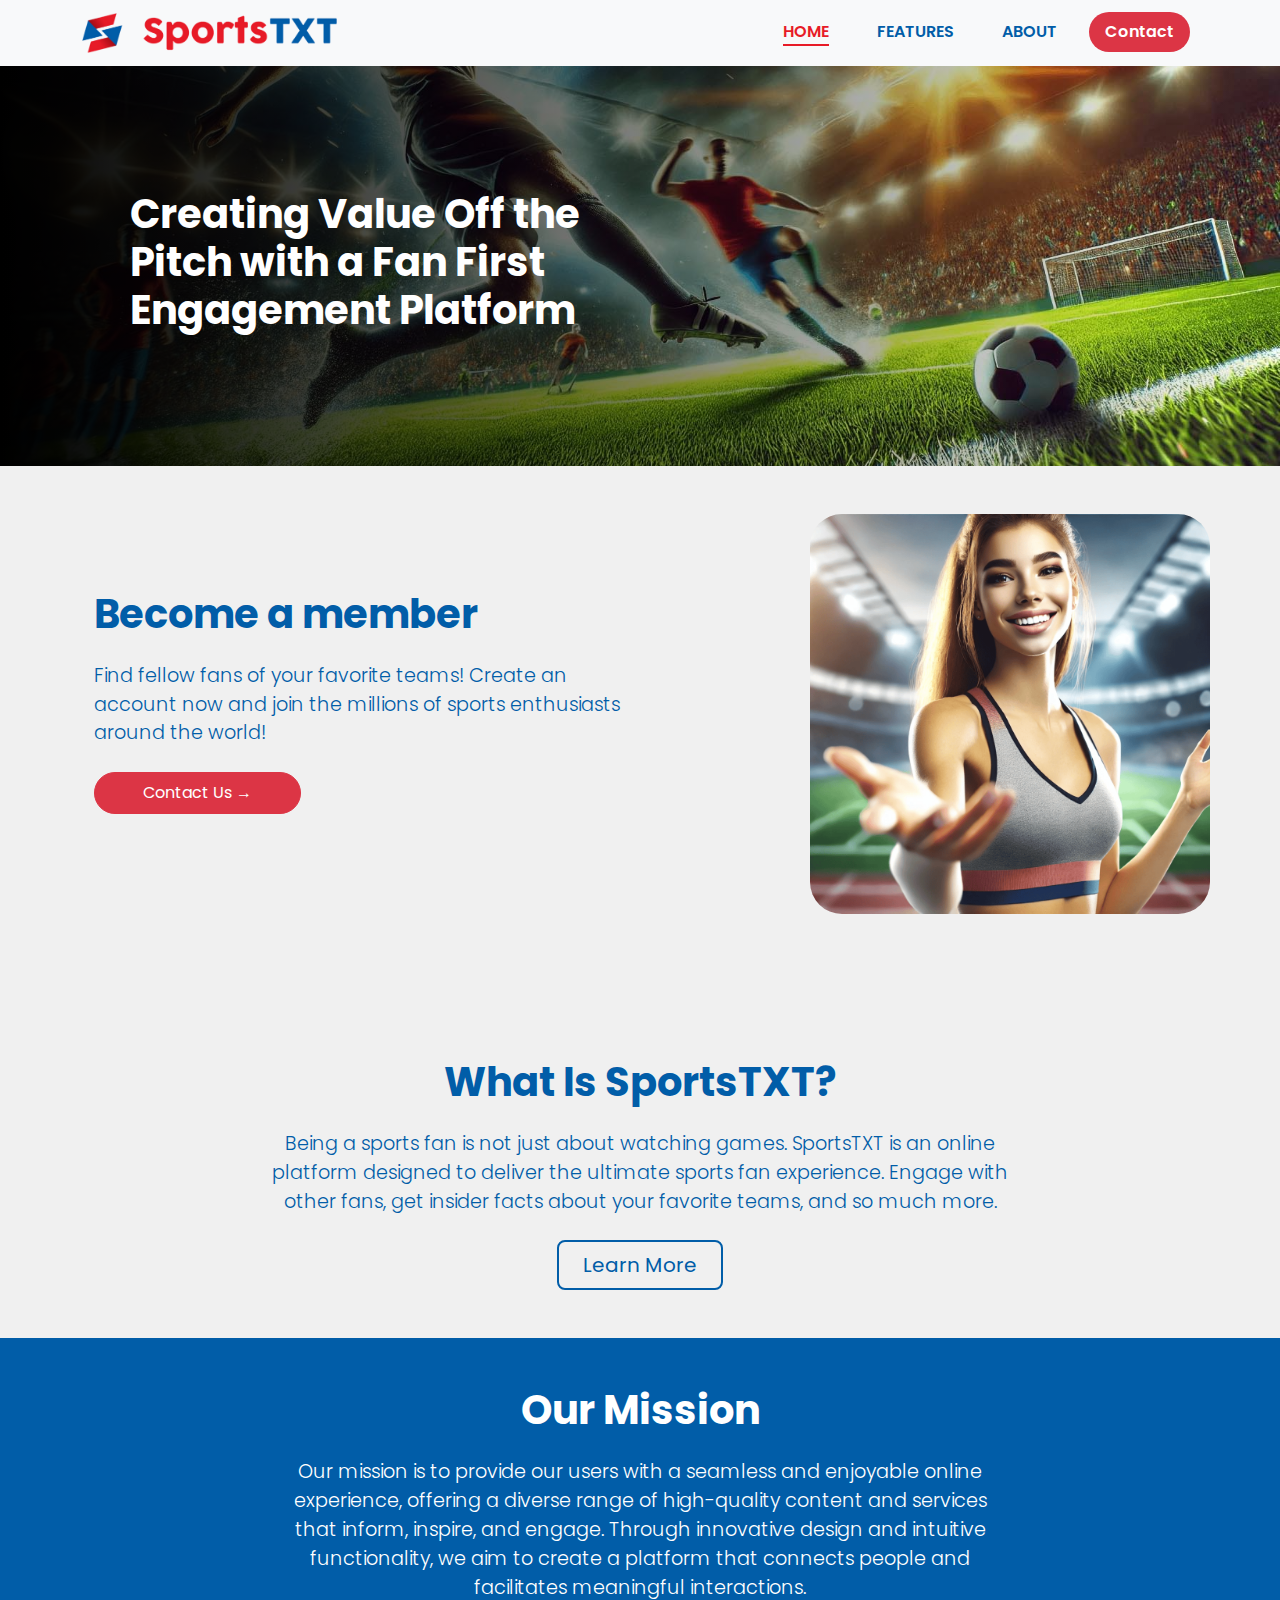
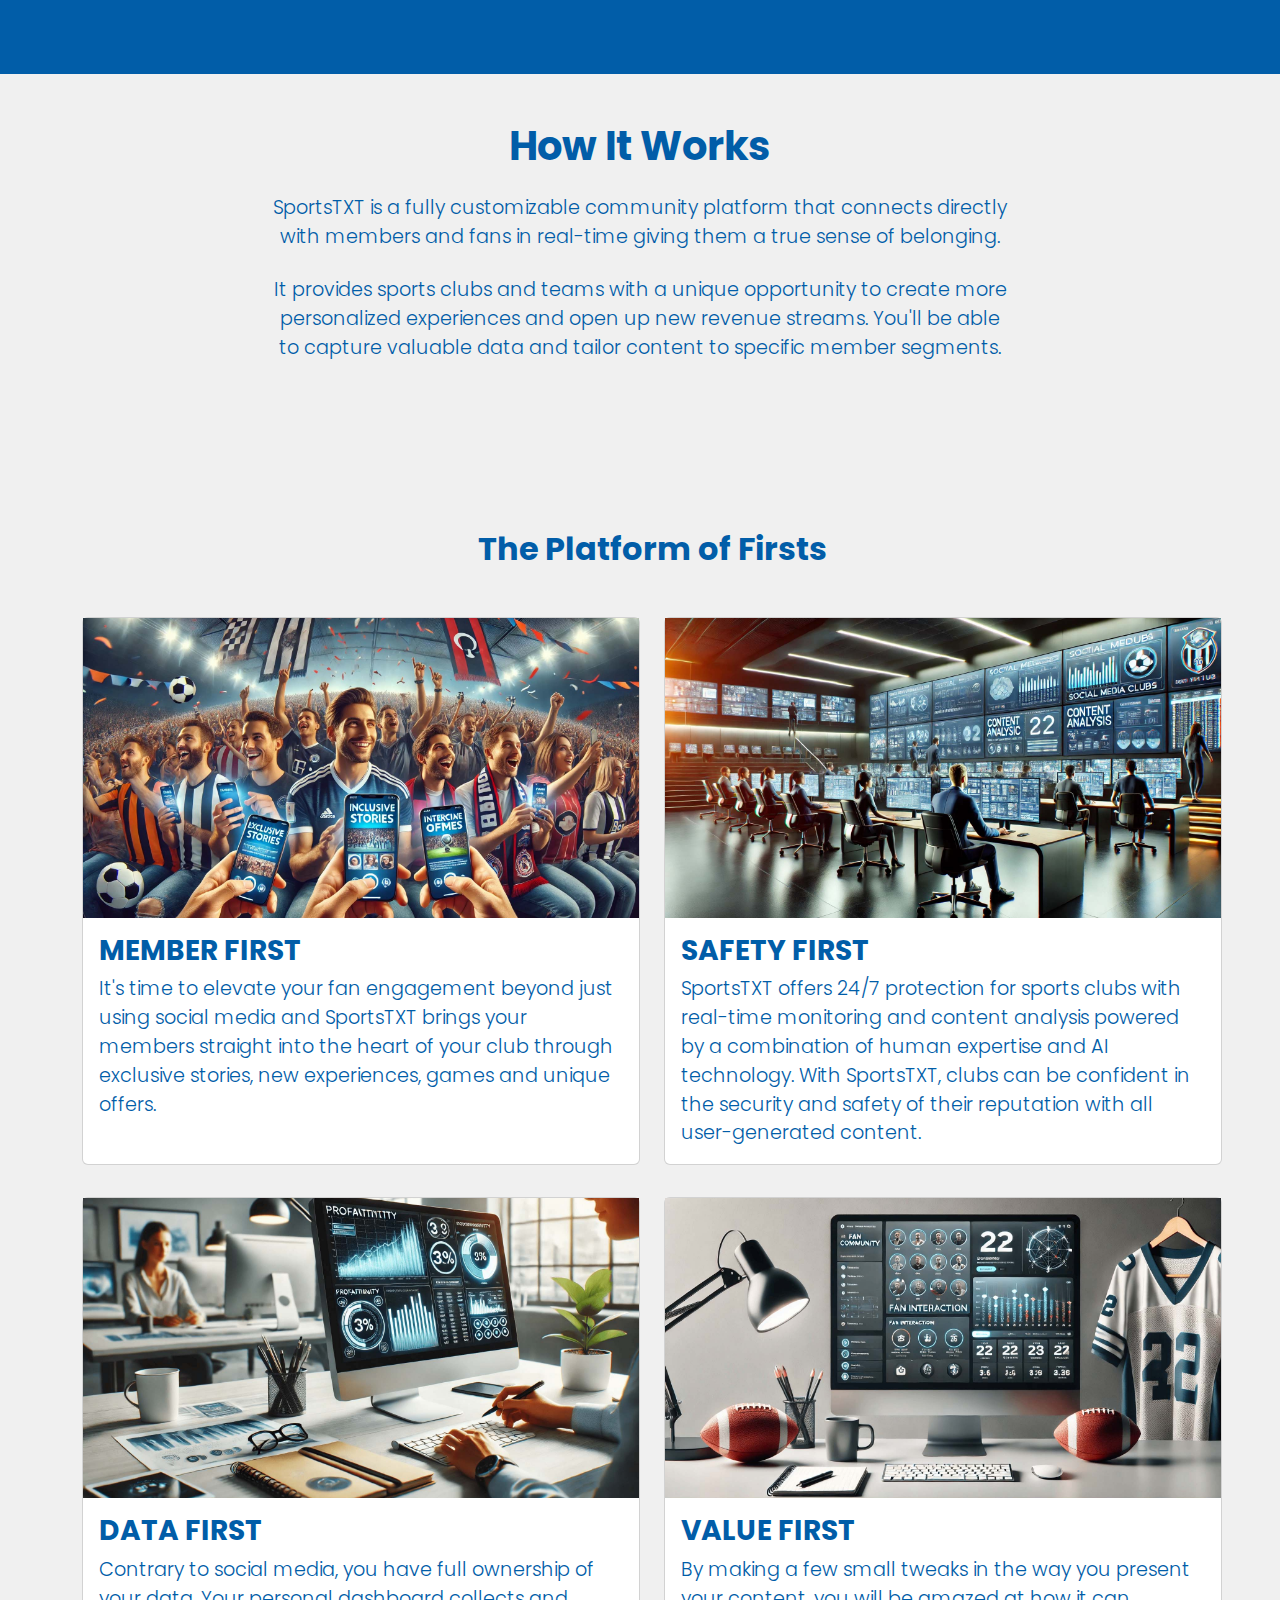
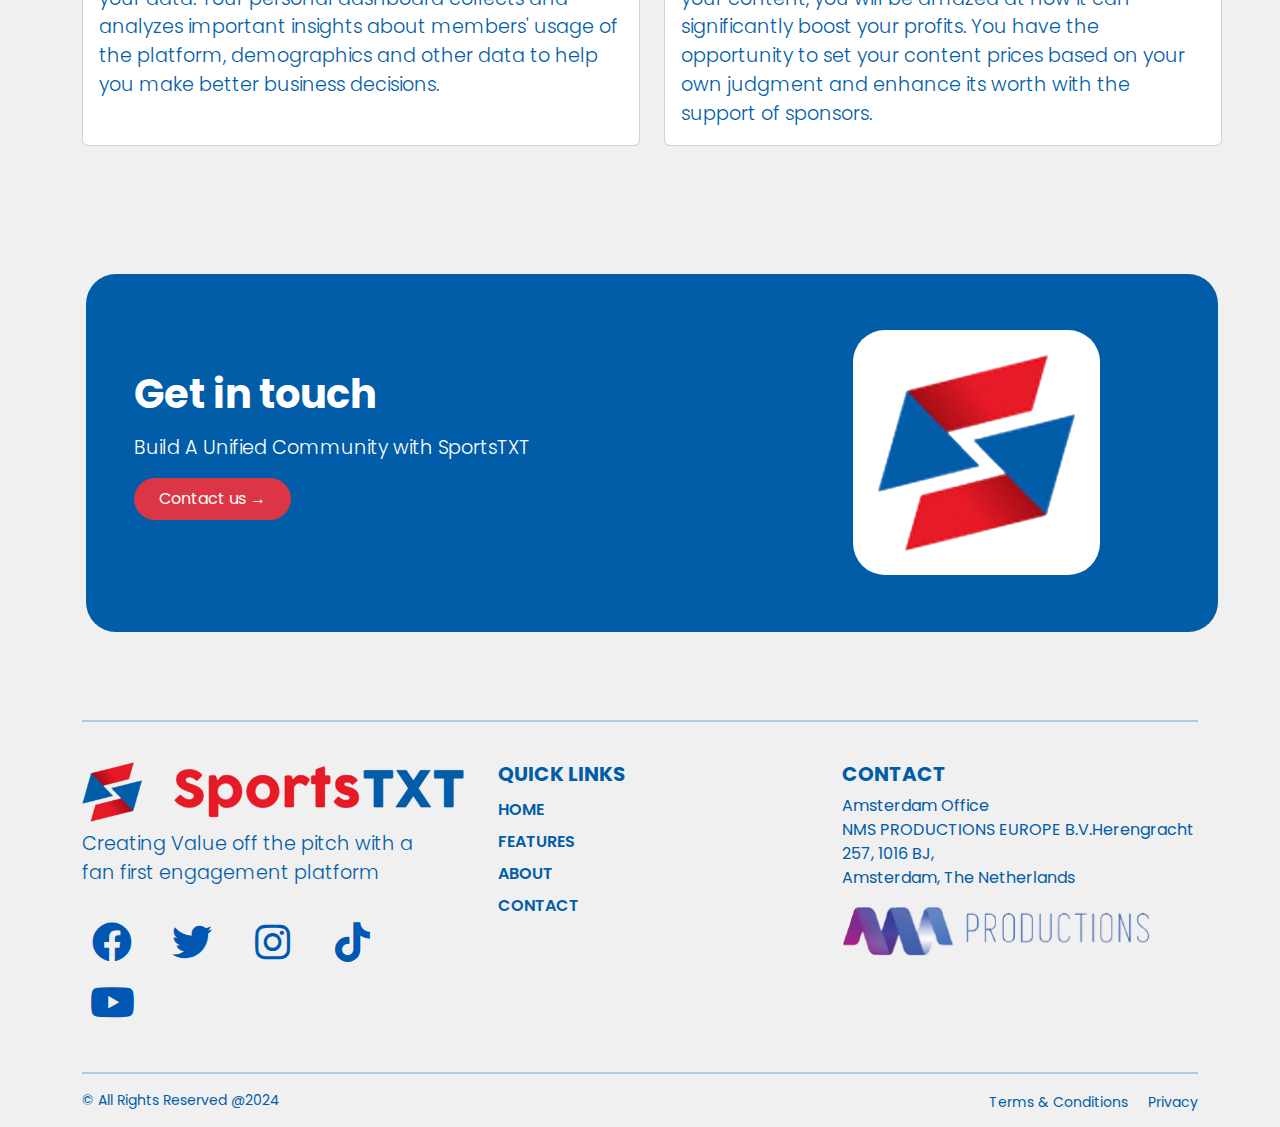
<file: index.html>
<!DOCTYPE html>
<html lang="en">
  <head>
    <meta charset="UTF-8" />
    <meta name="viewport" content="width=device-width, initial-scale=1.0" />
    <title>SportsTXT</title>
    <link
      href="https://cdn.jsdelivr.net/npm/bootstrap@5.3.3/dist/css/bootstrap.min.css"
      rel="stylesheet"
      integrity="sha384-QWTKZyjpPEjISv5WaRU9OFeRpok6YctnYmDr5pNlyT2bRjXh0JMhjY6hW+ALEwIH"
      crossorigin="anonymous"
    />
    <link
      href="https://cdnjs.cloudflare.com/ajax/libs/font-awesome/5.15.3/css/all.min.css"
      rel="stylesheet"
    />
    <link
      rel="icon"
      type="image/svg+xml"
      href="assets/logos/sportstxt-logo.png"
    />
    <link rel="stylesheet" href="style.css" />
    <link rel="stylesheet" href="fontstyle.css" />
    <link rel="preconnect" href="https://fonts.googleapis.com" />
    <link rel="preconnect" href="https://fonts.gstatic.com" crossorigin />
    <link
      href="https://fonts.googleapis.com/css2?family=Poppins:ital,wght@0,100;0,200;0,300;0,400;0,500;0,600;0,700;0,800;0,900;1,100;1,200;1,300;1,400;1,500;1,600;1,700;1,800;1,900&display=swap"
      rel="stylesheet"
    />
  </head>
  <body>
    <!-- Navigation -->
    <nav class="navbar navbar-expand-lg navbar-light bg-light poppins-semibold">
      <div class="container">
        <a class="navbar-brand" href="index.html">
          <img
            src="assets/logos/sportstxt-logo-complete.png"
            alt="SportsTXT Logo"
            height="40"
          />
        </a>
        <button
          class="navbar-toggler"
          type="button"
          data-bs-toggle="collapse"
          data-bs-target="#navbarNav"
        >
          <span class="navbar-toggler-icon"></span>
        </button>
        <div class="collapse navbar-collapse" id="navbarNav">
          <ul class="navbar-nav ms-auto">
            <li class="nav-item">
              <a class="nav-link selected" href="index.html">HOME</a>
            </li>
            <li class="nav-item">
              <a class="nav-link" href="features.html">FEATURES</a>
            </li>
            <li class="nav-item">
              <a class="nav-link" href="about.html">ABOUT</a>
            </li>
            <li class="nav-item">
              <a
                class="nav-link btn text-white px-3 bg-danger rounded-pill"
                href="contact.html"
                >Contact</a
              >
            </li>
          </ul>
        </div>
      </div>
    </nav>

    <!-- Hero Section -->
    <section class="hero">
      <div class="container">
        <div class="row px-md-5 px-lg-6">
          <div class="col-12 col-xl-6">
            <h1 class="display-4 poppins-bold text-white fs-1 text-wrap">
              Creating Value Off the Pitch with a Fan First Engagement Platform
            </h1>
          </div>
        </div>
      </div>
    </section>

    <!-- CTA Block Section -->
    <section class="py-5">
      <div class="container">
        <div class="row align-items-center w-section">
          <!-- Text on the left -->
          <div class="col-lg-6">
            <h1 class="poppins-bold mb-4">Become a member</h1>
            <p class="lead mb-4">
              Find fellow fans of your favorite teams! Create an account now and
              join the millions of sports enthusiasts around the world!
            </p>
            <button class="btn btn-danger rounded-pill px-5 py-2 mb-4">
              Contact Us →
            </button>
          </div>
          <div class="col-lg-6 text-end">
            <img
              src="assets/images/image9.png"
              alt="Sports Fan"
              class="img-fluid rounded-5"
              width="400"
            />
          </div>
        </div>
      </div>
    </section>

    <div class="mb-5"></div>
    <!-- What is Sportstxt Section -->
    <section class="whatisstxt py-5 text-white">
      <div class="container">
        <div class="row justify-content-center">
          <div class="col-lg-8 col-md-10">
            <h1 class="text-center mb-4 poppins-bold">What Is SportsTXT?</h1>
            <p class="lead text-center mb-4">
              Being a sports fan is not just about watching games. SportsTXT is
              an online platform designed to deliver the ultimate sports fan
              experience. Engage with other fans, get insider facts about your
              favorite teams, and so much more.
            </p>
            <div class="text-center">
              <a
                href="about.html"
                class="btn btn-lg px-4 py-2"
                style="
                  border: 2px solid #015da8;
                  color: #015da8;
                  transition: background-color 0.3s ease, color 0.3s ease;
                "
                onmouseover="this.style.backgroundColor='#015DA8'; this.style.color='white';"
                onmouseout="this.style.backgroundColor=''; this.style.color='#015DA8';"
              >
                Learn More
              </a>
            </div>
          </div>
        </div>
      </div>
    </section>

    <!-- Mission Section -->
    <section class="mission py-5 text-white">
      <div class="container">
        <div class="row justify-content-center">
          <div class="col-lg-8 col-md-10">
            <h1 class="text-center mb-4 poppins-bold text-white">
              Our Mission
            </h1>
            <p class="lead text-center mb-4 text-white">
              Our mission is to provide our users with a seamless and enjoyable
              online experience, offering a diverse range of high-quality
              content and services that inform, inspire, and engage. Through
              innovative design and intuitive functionality, we aim to create a
              platform that connects people and facilitates meaningful
              interactions.
            </p>
          </div>
        </div>
      </div>
    </section>

    <!-- How It Works Section -->
    <section class="howitworks py-5 text-white">
      <div class="container">
        <div class="row justify-content-center">
          <div class="col-lg-8 col-md-10">
            <h1 class="text-center mb-4 poppins-bold">How It Works</h1>
            <p class="lead text-center mb-4">
              SportsTXT is a fully customizable community platform that connects
              directly with members and fans in real-time giving them a true
              sense of belonging.
            </p>
            <p class="lead text-center mb-4">
              It provides sports clubs and teams with a unique opportunity to
              create more personalized experiences and open up new revenue
              streams. You'll be able to capture valuable data and tailor
              content to specific member segments.
            </p>
          </div>
        </div>
      </div>
    </section>
    <div class="mb-5"></div>

    <!-- Features Section -->
    <section class="py-5">
      <div class="container">
        <div class="w-section">
          <h2 class="text-center mb-5 poppins-bold">The Platform of Firsts</h2>

          <div class="row">
            <div class="col-lg-6 feature-card">
              <div class="card h-100">
                <img
                  src="assets/images/image1.jpg"
                  class="img-fluid"
                  alt="Member First"
                />

                <div class="card-body">
                  <h3 class="card-title poppins-bold">MEMBER FIRST</h3>
                  <p class="card-text lead">
                    It's time to elevate your fan engagement beyond just using
                    social media and SportsTXT brings your members straight into
                    the heart of your club through exclusive stories, new
                    experiences, games and unique offers.
                  </p>
                </div>
              </div>
            </div>

            <div class="col-lg-6 feature-card">
              <div class="card h-100">
                <img
                  src="assets/images/image4.jpg"
                  class="img-fluid"
                  alt="Safety First"
                />
                <div class="card-body">
                  <h3 class="card-title poppins-bold">SAFETY FIRST</h3>
                  <p class="card-text lead">
                    SportsTXT offers 24/7 protection for sports clubs with
                    real-time monitoring and content analysis powered by a
                    combination of human expertise and AI technology. With
                    SportsTXT, clubs can be confident in the security and safety
                    of their reputation with all user-generated content.
                  </p>
                </div>
              </div>
            </div>

            <div class="col-lg-6 feature-card">
              <div class="card h-100">
                <img
                  src="assets/images/image2.jpg"
                  class="img-fluid"
                  alt="Data First"
                />
                <div class="card-body">
                  <h3 class="card-title poppins-bold">DATA FIRST</h3>
                  <p class="card-text lead">
                    Contrary to social media, you have full ownership of your
                    data. Your personal dashboard collects and analyzes
                    important insights about members' usage of the platform,
                    demographics and other data to help you make better business
                    decisions.
                  </p>
                </div>
              </div>
            </div>

            <div class="col-lg-6 feature-card">
              <div class="card h-100">
                <img
                  src="assets/images/image8.jpg"
                  class="img-fluid"
                  alt="Value First"
                />
                <div class="card-body">
                  <h3 class="card-title poppins-bold">VALUE FIRST</h3>
                  <p class="card-text lead">
                    By making a few small tweaks in the way you present your
                    content, you will be amazed at how it can significantly
                    boost your profits. You have the opportunity to set your
                    content prices based on your own judgment and enhance its
                    worth with the support of sponsors.
                  </p>
                </div>
              </div>
            </div>
          </div>
        </div>
      </div>
    </section>

    <!-- Get in Touch Section -->
    <section class="px-3 mb-5">
      <div class="container">
        <div class="w-section px-lg-3">
          <div class="row align-items-center get-in-touch px-3 px-lg-0">
            <div class="col-lg-8 p-3 p-lg-5">
              <h1
                class="poppins-bold text-white mb-3 text-center text-lg-start"
              >
                Get in touch
              </h1>
              <p class="lead mb-3 text-white text-center text-lg-start">
                Build A Unified Community with SportsTXT
              </p>
              <div class="text-center text-lg-start">
                <button class="btn btn-danger rounded-pill px-4 py-2 mb-3">
                  Contact us →
                </button>
              </div>
            </div>
            <div class="col-lg-4 d-none d-lg-block">
              <img
                src="assets/logos/sportstxt-logo.png"
                alt="SportsTXT Logo"
                class="img-fluid bg-white p-4 rounded-5"
              />
            </div>
          </div>
        </div>
      </div>
    </section>

    <!-- Footer -->
    <footer class="footer pt-4">
      <div class="container">
        <hr class="border-2" style="border-color: #015da8" />
        <div class="row pt-4">
          <div class="col-lg-4 mb-4 d-none d-lg-block">
            <img
              src="assets/logos/sportstxt-logo-complete.png"
              alt="SportsTXT Logo"
              height="60"
            />
            <p class="py-2 lead">
              Creating Value off the pitch with a fan first engagement platform
            </p>
            <div class="social-icons">
              <a href="#"><i class="fab fa-facebook fs-1"></i></a>
              <a href="#"><i class="fab fa-twitter fs-1"></i></a>
              <a href="#"><i class="fab fa-instagram fs-1"></i></a>
              <a href="#"><i class="fab fa-tiktok fs-1"></i></a>
              <a href="#"><i class="fab fa-youtube fs-1"></i></a>
            </div>
          </div>
          <div class="col-lg-4 mb-5 d-none d-lg-block ps-5">
            <h5 class="poppins-bold">QUICK LINKS</h5>
            <ul class="list-unstyled">
              <li class="py-1 poppins-semibold">
                <a href="home.html" class="text-decoration-none">HOME</a>
              </li>
              <li class="py-1 poppins-semibold">
                <a href="features.html" class="text-decoration-none"
                  >FEATURES</a
                >
              </li>
              <li class="py-1 poppins-semibold">
                <a href="about.html" class="text-decoration-none">ABOUT</a>
              </li>
              <li class="py-1 poppins-semibold">
                <a href="contact.html" class="text-decoration-none">CONTACT</a>
              </li>
            </ul>
          </div>
          <div class="col-lg-4">
            <h5 class="poppins-bold">CONTACT</h5>
            <p>
              Amsterdam Office
              <br />
              NMS PRODUCTIONS EUROPE B.V.Herengracht 257, 1016 BJ,<br />
              Amsterdam, The Netherlands
            </p>
            <img
              src="assets/logos/nms-productions.png"
              alt="SportsTXT Logo"
              height="50"
              class="mb-3"
            />
          </div>
        </div>
        <hr class="border-2" style="border-color: #015da8" />
        <div class="row text-center text-md-start">
          <div class="col-md-6 mb-2 mb-md-0">
            <p class="small">© All Rights Reserved @2024</p>
          </div>
          <div class="col-md-6 text-center text-md-end">
            <a href="404.html" class="text-decoration-none small"
              >Terms & Conditions</a
            >
            <span class="mx-2"></span>
            <a href="404.html" class="text-decoration-none small">Privacy</a>
          </div>
        </div>
      </div>
    </footer>

    <script
      src="https://cdn.jsdelivr.net/npm/bootstrap@5.3.3/dist/js/bootstrap.bundle.min.js"
      integrity="sha384-YvpcrYf0tY3lHB60NNkmXc5s9fDVZLESaAA55NDzOxhy9GkcIdslK1eN7N6jIeHz"
      crossorigin="anonymous"
    ></script>
  </body>
</html>
</file>
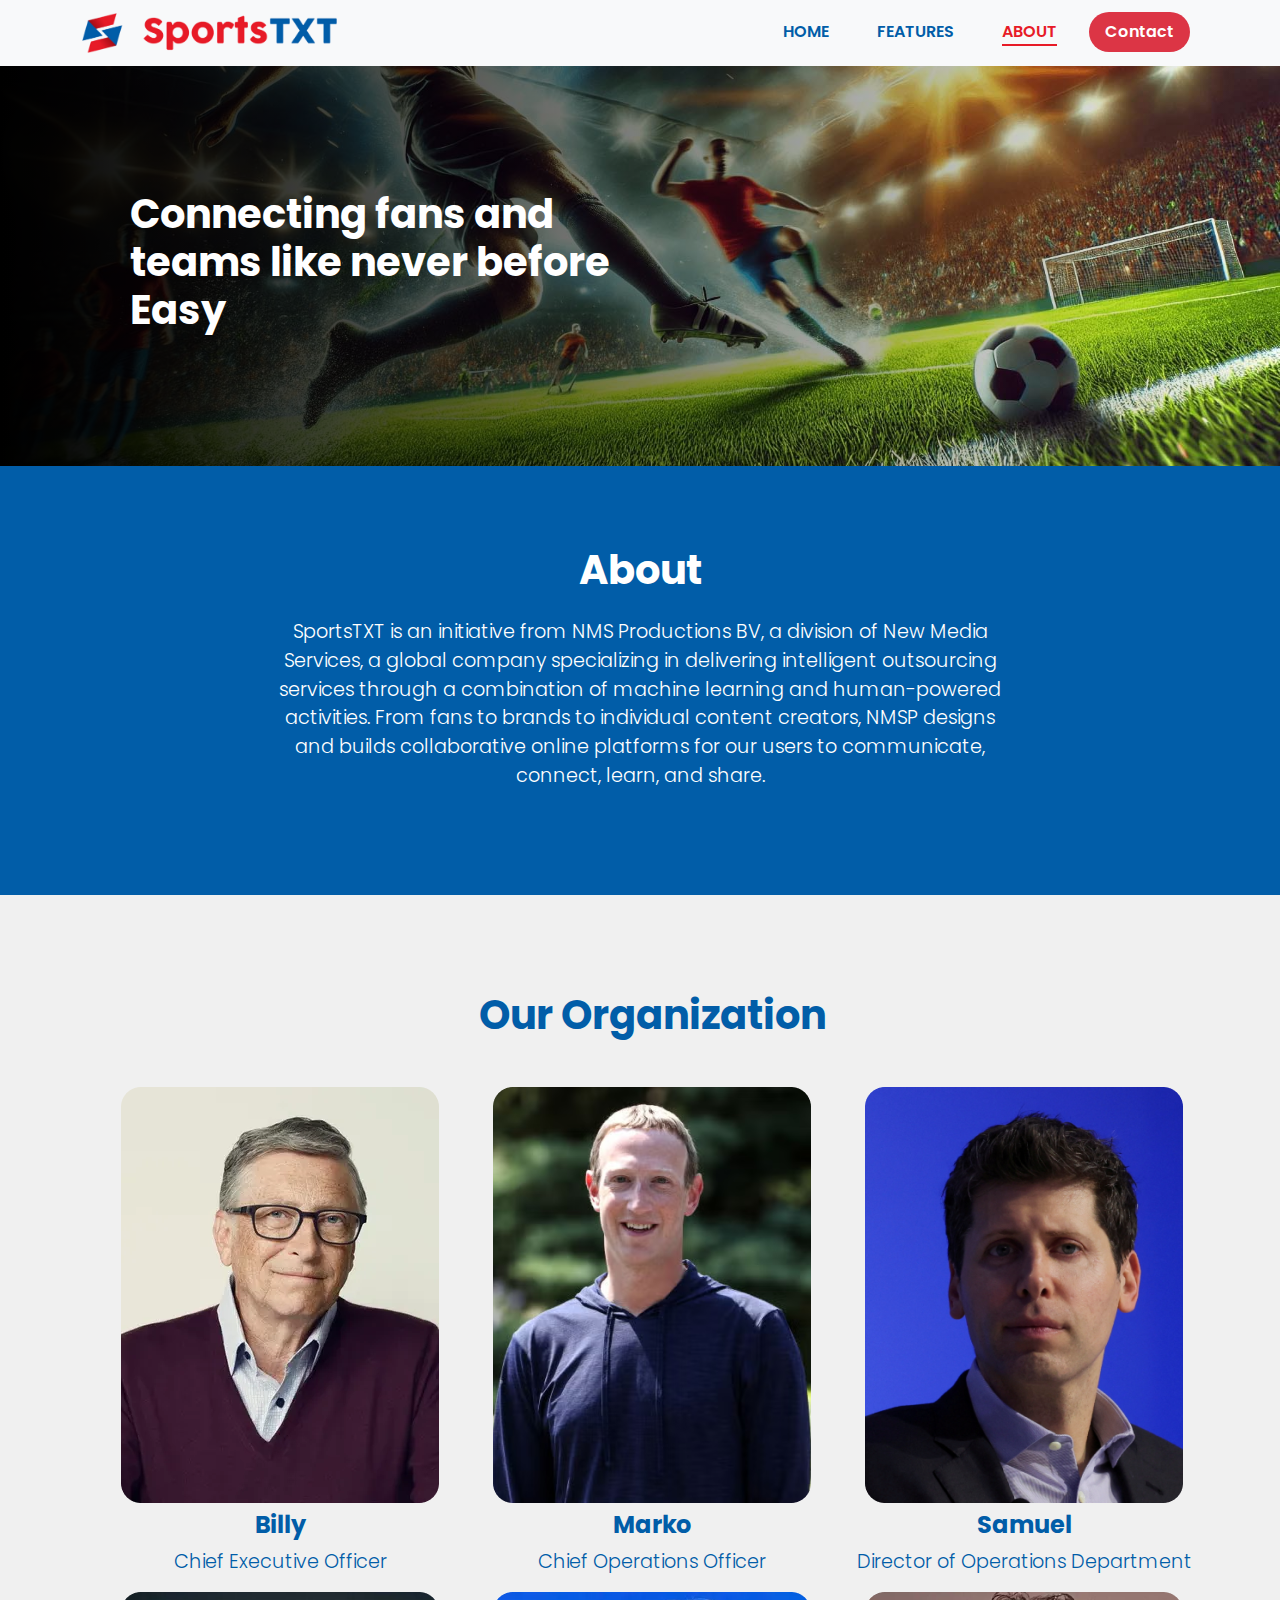
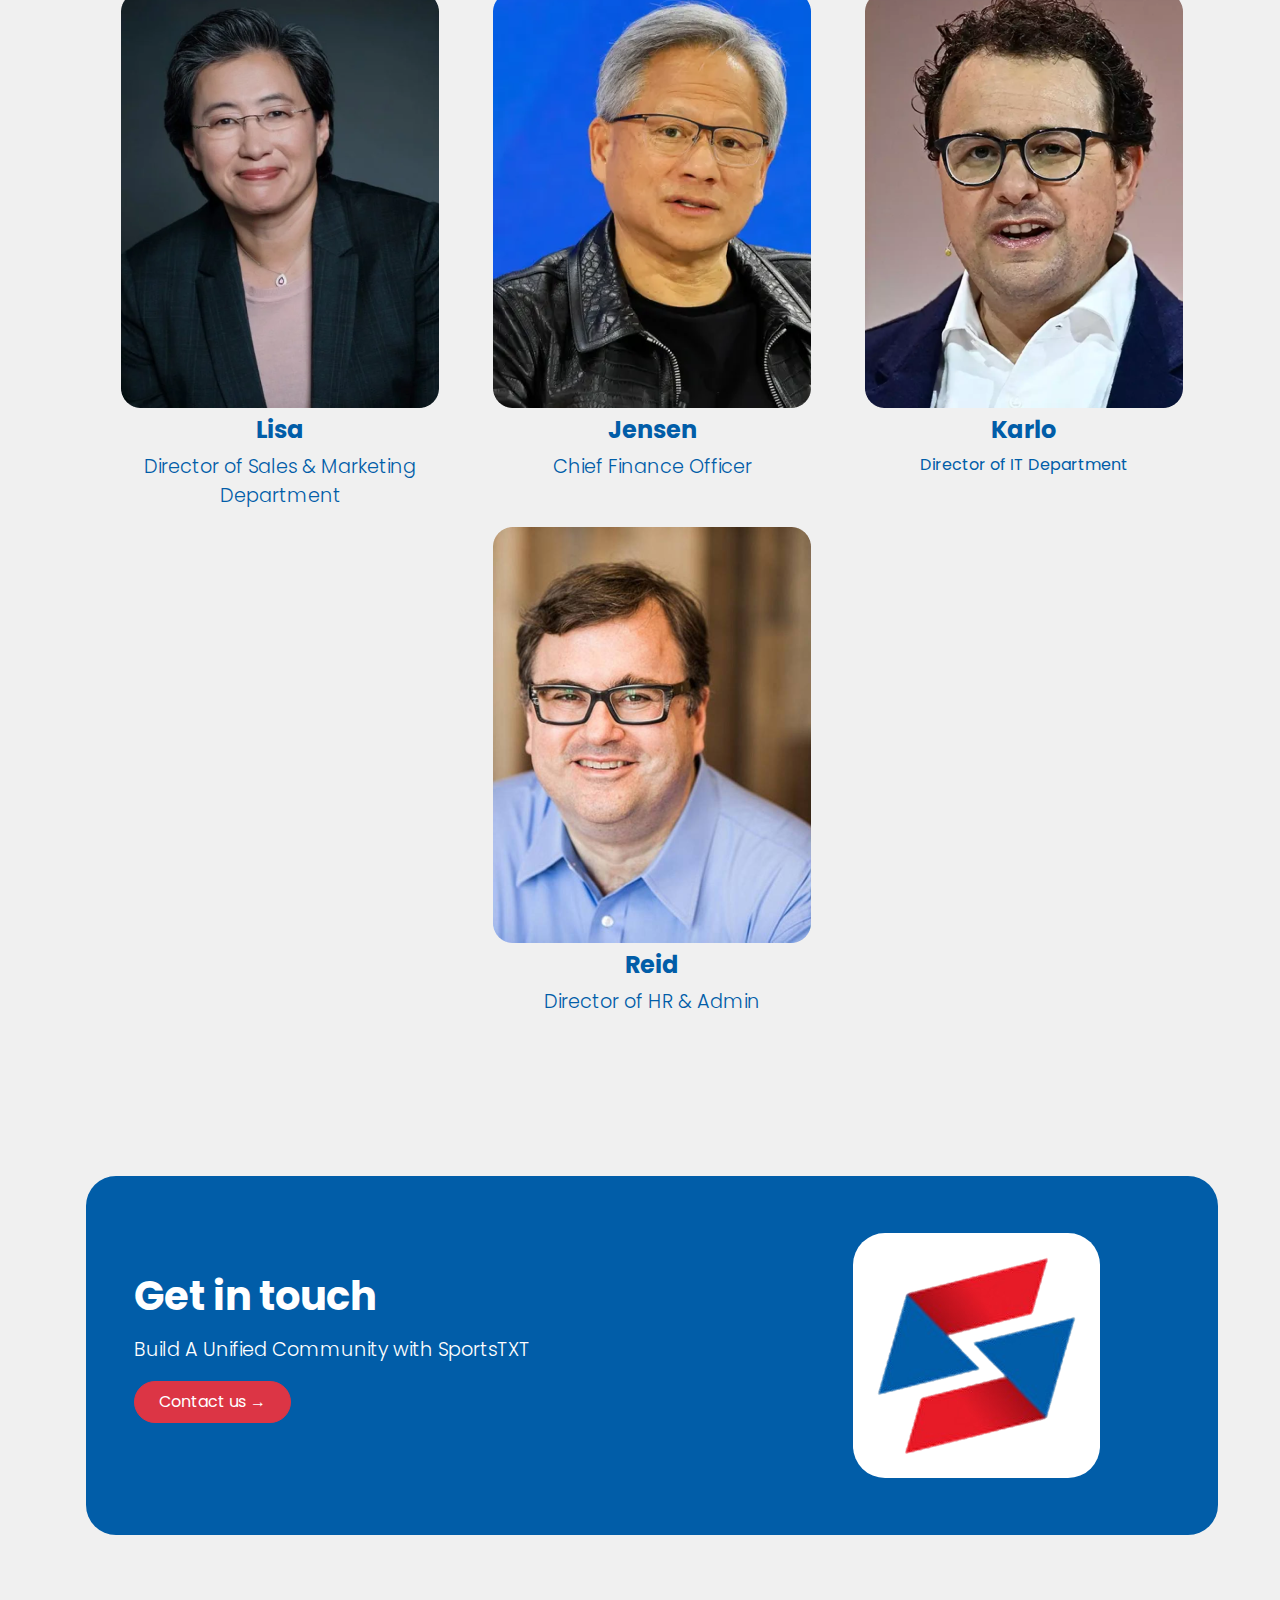
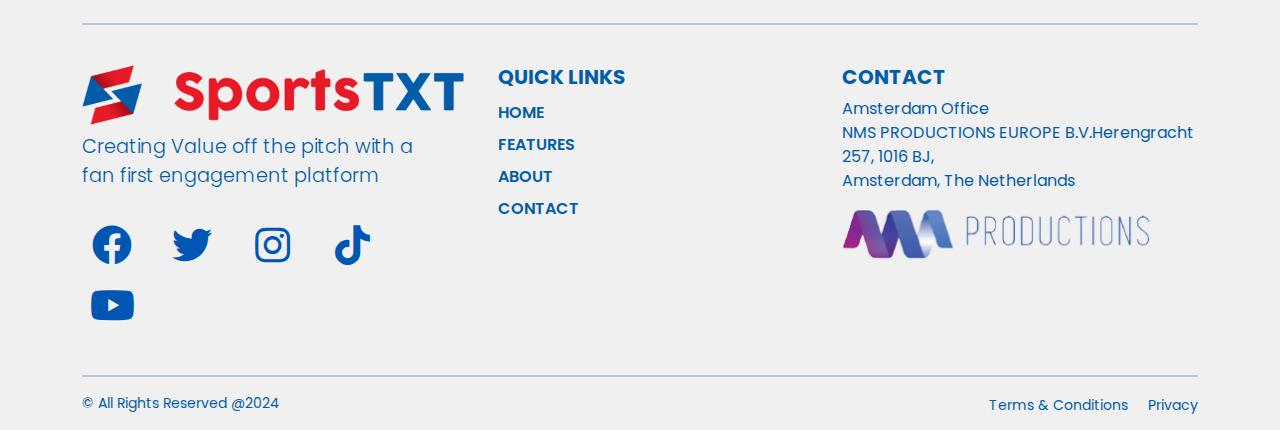
<file: about.html>
<!DOCTYPE html>
<html lang="en">
  <head>
    <meta charset="UTF-8" />
    <meta name="viewport" content="width=device-width, initial-scale=1.0" />
    <title>SportsTXT</title>
    <link
      href="https://cdn.jsdelivr.net/npm/bootstrap@5.3.3/dist/css/bootstrap.min.css"
      rel="stylesheet"
      integrity="sha384-QWTKZyjpPEjISv5WaRU9OFeRpok6YctnYmDr5pNlyT2bRjXh0JMhjY6hW+ALEwIH"
      crossorigin="anonymous"
    />
    <link
      href="https://cdnjs.cloudflare.com/ajax/libs/font-awesome/5.15.3/css/all.min.css"
      rel="stylesheet"
    />
    <link
      rel="icon"
      type="image/svg+xml"
      href="assets/logos/sportstxt-logo.png"
    />
    <link rel="stylesheet" href="style.css" />
    <link rel="stylesheet" href="fontstyle.css" />
    <link rel="preconnect" href="https://fonts.googleapis.com" />
    <link rel="preconnect" href="https://fonts.gstatic.com" crossorigin />
    <link
      href="https://fonts.googleapis.com/css2?family=Poppins:ital,wght@0,100;0,200;0,300;0,400;0,500;0,600;0,700;0,800;0,900;1,100;1,200;1,300;1,400;1,500;1,600;1,700;1,800;1,900&display=swap"
      rel="stylesheet"
    />
  </head>
  <body>
    <!-- Navigation -->
    <nav class="navbar navbar-expand-lg navbar-light bg-light poppins-semibold">
      <div class="container">
        <a class="navbar-brand" href="index.html">
          <img
            src="assets/logos/sportstxt-logo-complete.png"
            alt="SportsTXT Logo"
            height="40"
          />
        </a>
        <button
          class="navbar-toggler"
          type="button"
          data-bs-toggle="collapse"
          data-bs-target="#navbarNav"
        >
          <span class="navbar-toggler-icon"></span>
        </button>
        <div class="collapse navbar-collapse" id="navbarNav">
          <ul class="navbar-nav ms-auto">
            <li class="nav-item">
              <a class="nav-link" href="index.html">HOME</a>
            </li>
            <li class="nav-item">
              <a class="nav-link" href="features.html">FEATURES</a>
            </li>
            <li class="nav-item">
              <a class="nav-link selected" href="about.html">ABOUT</a>
            </li>
            <li class="nav-item">
              <a
                class="nav-link btn text-white px-3 bg-danger rounded-pill"
                href="contact.html"
                >Contact</a
              >
            </li>
          </ul>
        </div>
      </div>
    </nav>

    <!-- Hero Section -->
    <section class="hero">
      <div class="container">
        <div class="row px-md-5 px-lg-6">
          <div class="col-12 col-xl-6">
            <h1 class="display-4 poppins-bold text-white fs-1 text-wrap">
              Connecting fans and teams like never before Easy
            </h1>
          </div>
        </div>
      </div>
    </section>
    <!-- Features Section -->
    <section class="section text-white">
      <div class="container">
        <div class="row justify-content-center">
          <div class="col-lg-8 col-md-10 text-center">
            <h1 class="mb-4 poppins-bold text-white">About</h1>
            <p class="lead mb-4 text-white responsive-text">
              SportsTXT is an initiative from NMS Productions BV, a division of
              New Media Services, a global company specializing in delivering
              intelligent outsourcing services through a combination of machine
              learning and human-powered activities. From fans to brands to
              individual content creators, NMSP designs and builds collaborative
              online platforms for our users to communicate, connect, learn, and
              share.
            </p>
          </div>
        </div>
      </div>
    </section>

    <!-- Key people Section -->
    <section class="py-5">
      <div class="container">
        <div class="w-section">
          <div class="container py-5">
            <div class="container team-container text-center">
              <h1 class="poppins-bold mb-5">Our Organization</h1>

              <div class="row justify-content-center">
                <div class="col-md-4 text-center">
                  <img
                    src="assets/images/photo1.png"
                    alt="Billy"
                    class="img-fluid"
                  />
                  <h4 class="poppins-bold mt-2">Billy</h4>
                  <p class="lead">Chief Executive Officer</p>
                </div>
                <div class="col-md-4 text-center">
                  <img
                    src="assets/images/photo2.png"
                    alt="Marko"
                    class="img-fluid"
                  />
                  <h4 class="poppins-bold mt-2">Marko</h4>
                  <p class="lead">Chief Operations Officer</p>
                </div>
                <div class="col-md-4 text-center">
                  <img
                    src="assets/images/photo3.png"
                    alt="Samuel"
                    class="img-fluid"
                  />
                  <h4 class="poppins-bold mt-2">Samuel</h4>
                  <p class="lead">Director of Operations Department</p>
                </div>
              </div>

              <div class="row">
                <div class="col-md-4 text-center">
                  <img
                    src="assets/images/photo4.png"
                    alt="Lisa"
                    class="img-fluid"
                  />
                  <h4 class="poppins-bold mt-2">Lisa</h4>
                  <p class="lead">Director of Sales & Marketing Department</p>
                </div>
                <div class="col-md-4 text-center">
                  <img
                    src="assets/images/photo5.png"
                    alt="Jensen"
                    class="img-fluid"
                  />
                  <h4 class="poppins-bold mt-2">Jensen</h4>
                  <p class="lead">Chief Finance Officer</p>
                </div>
                <div class="col-md-4 text-center">
                  <img
                    src="assets/images/photo6.png"
                    alt="Karlo"
                    class="img-fluid"
                  />
                  <h4 class="poppins-bold mt-2">Karlo</h4>
                  <p>Director of IT Department</p>
                </div>
              </div>

              <div class="row justify-content-center">
                <div class="col-md-4 text-center">
                  <img
                    src="assets/images/photo7.png"
                    alt="Reid"
                    class="img-fluid"
                  />
                  <h4 class="poppins-bold mt-2">Reid</h4>
                  <p class="lead">Director of HR & Admin</p>
                </div>
              </div>
            </div>
          </div>
        </div>
      </div>
    </section>

    <!-- Get in Touch Section -->
    <section class="px-3 mb-5">
      <div class="container">
        <div class="w-section px-lg-3">
          <div class="row align-items-center get-in-touch px-3 px-lg-0">
            <div class="col-lg-8 p-3 p-lg-5">
              <h1
                class="poppins-bold text-white mb-3 text-center text-lg-start"
              >
                Get in touch
              </h1>
              <p class="lead mb-3 text-white text-center text-lg-start">
                Build A Unified Community with SportsTXT
              </p>
              <div class="text-center text-lg-start">
                <button class="btn btn-danger rounded-pill px-4 py-2 mb-3">
                  Contact us →
                </button>
              </div>
            </div>
            <div class="col-lg-4 d-none d-lg-block">
              <img
                src="assets/logos/sportstxt-logo.png"
                alt="SportsTXT Logo"
                class="img-fluid bg-white p-4 rounded-5"
              />
            </div>
          </div>
        </div>
      </div>
    </section>

    <!-- Footer -->
    <footer class="footer pt-4">
      <div class="container">
        <hr class="border-2" style="border-color: #015da8" />
        <div class="row pt-4">
          <div class="col-lg-4 mb-4 d-none d-lg-block">
            <img
              src="assets/logos/sportstxt-logo-complete.png"
              alt="SportsTXT Logo"
              height="60"
            />
            <p class="py-2 lead">
              Creating Value off the pitch with a fan first engagement platform
            </p>
            <div class="social-icons">
              <a href="#"><i class="fab fa-facebook fs-1"></i></a>
              <a href="#"><i class="fab fa-twitter fs-1"></i></a>
              <a href="#"><i class="fab fa-instagram fs-1"></i></a>
              <a href="#"><i class="fab fa-tiktok fs-1"></i></a>
              <a href="#"><i class="fab fa-youtube fs-1"></i></a>
            </div>
          </div>
          <div class="col-lg-4 mb-5 d-none d-lg-block ps-5">
            <h5 class="poppins-bold">QUICK LINKS</h5>
            <ul class="list-unstyled">
              <li class="py-1 poppins-semibold">
                <a href="home.html" class="text-decoration-none">HOME</a>
              </li>
              <li class="py-1 poppins-semibold">
                <a href="features.html" class="text-decoration-none"
                  >FEATURES</a
                >
              </li>
              <li class="py-1 poppins-semibold">
                <a href="about.html" class="text-decoration-none">ABOUT</a>
              </li>
              <li class="py-1 poppins-semibold">
                <a href="contact.html" class="text-decoration-none">CONTACT</a>
              </li>
            </ul>
          </div>
          <div class="col-lg-4">
            <h5 class="poppins-bold">CONTACT</h5>
            <p>
              Amsterdam Office
              <br />
              NMS PRODUCTIONS EUROPE B.V.Herengracht 257, 1016 BJ,<br />
              Amsterdam, The Netherlands
            </p>
            <img
              src="assets/logos/nms-productions.png"
              alt="SportsTXT Logo"
              height="50"
              class="mb-3"
            />
          </div>
        </div>
        <hr class="border-2" style="border-color: #015da8" />
        <div class="row text-center text-md-start">
          <div class="col-md-6 mb-2 mb-md-0">
            <p class="small">© All Rights Reserved @2024</p>
          </div>
          <div class="col-md-6 text-center text-md-end">
            <a href="404.html" class="text-decoration-none small"
              >Terms & Conditions</a
            >
            <span class="mx-2"></span>
            <a href="404.html" class="text-decoration-none small">Privacy</a>
          </div>
        </div>
      </div>
    </footer>

    <script
      src="https://cdn.jsdelivr.net/npm/bootstrap@5.3.3/dist/js/bootstrap.bundle.min.js"
      integrity="sha384-YvpcrYf0tY3lHB60NNkmXc5s9fDVZLESaAA55NDzOxhy9GkcIdslK1eN7N6jIeHz"
      crossorigin="anonymous"
    ></script>
  </body>
</html>
</file>
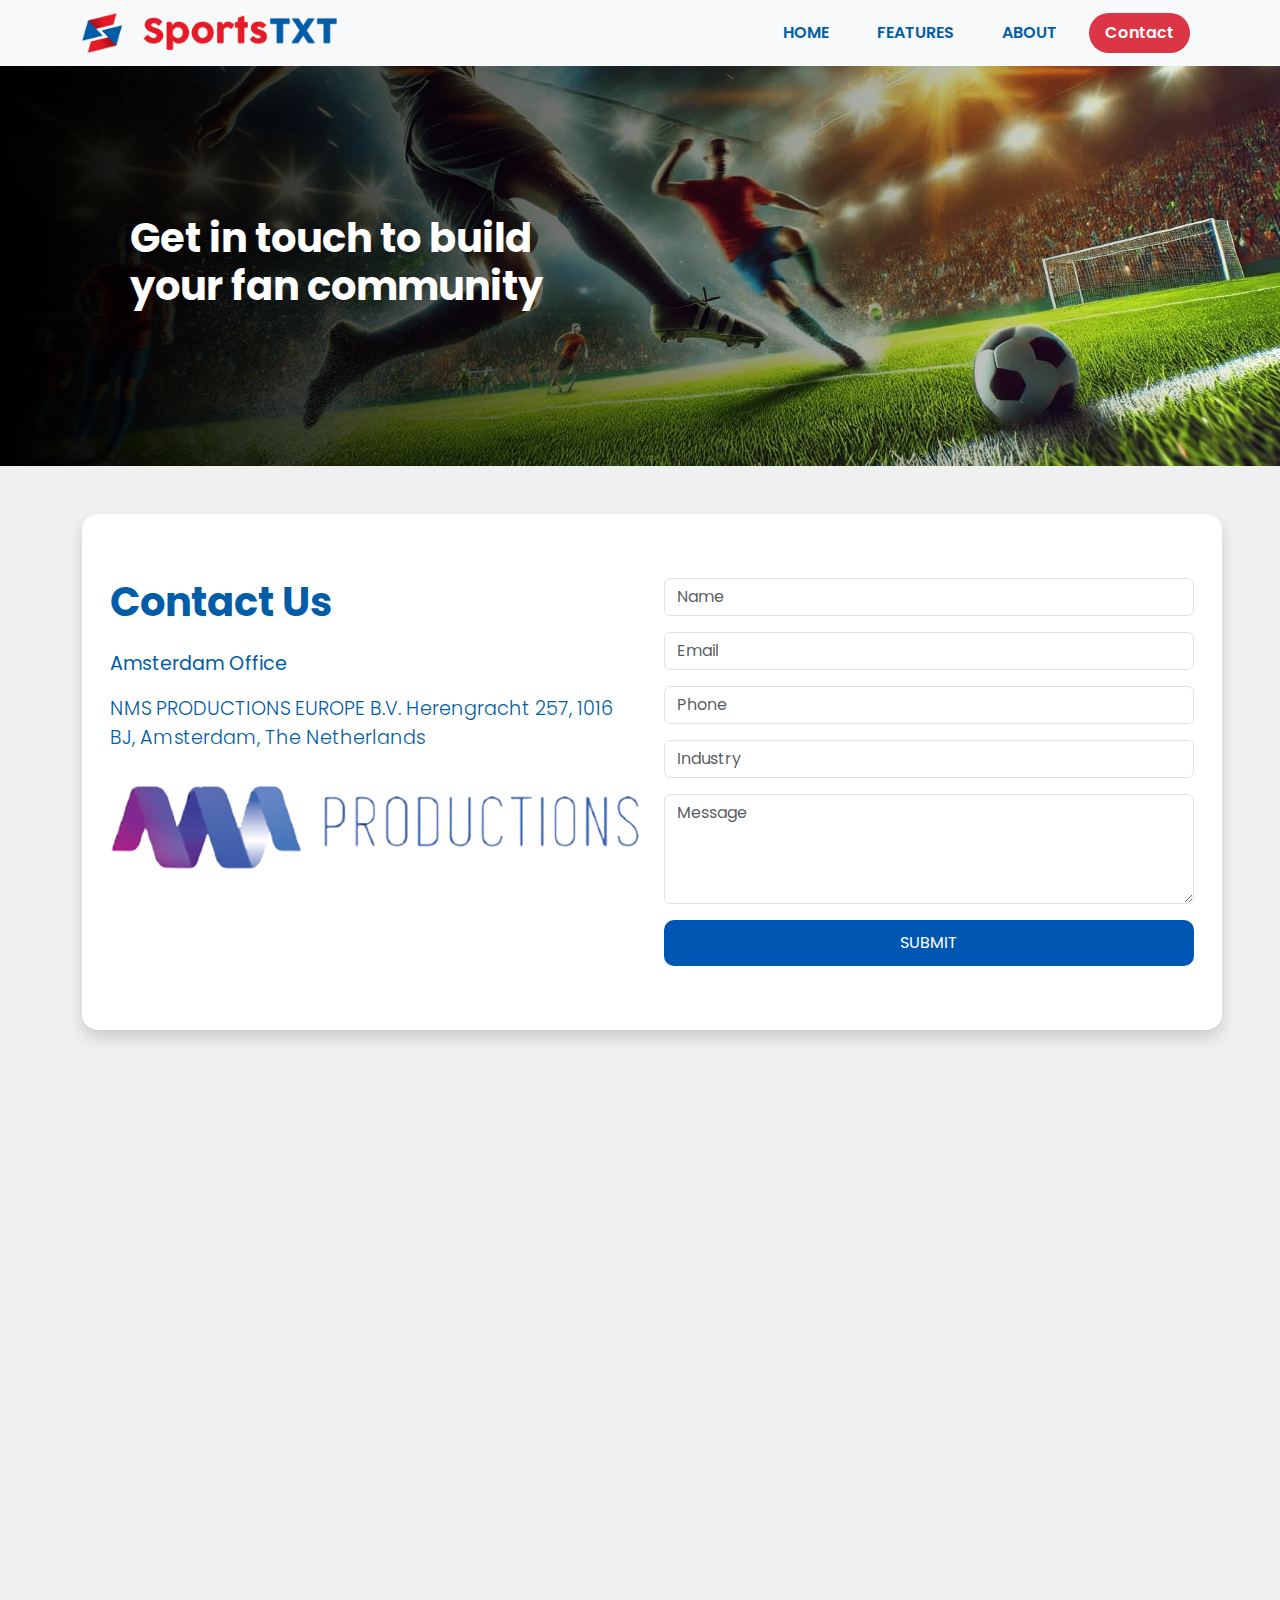
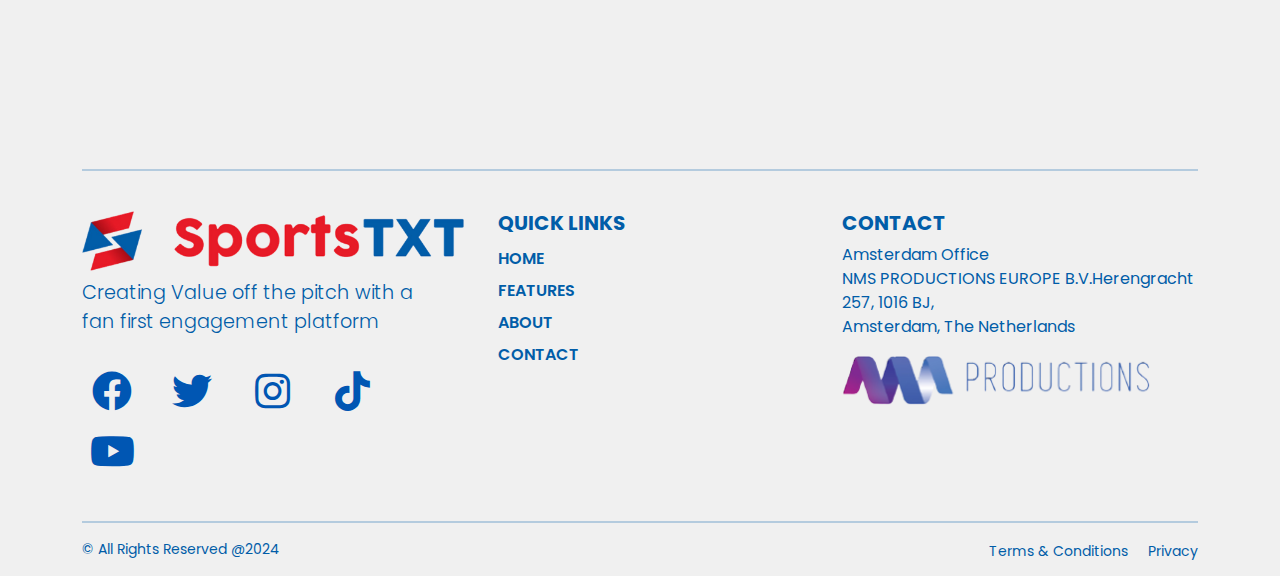
<file: contact.html>
<!DOCTYPE html>
<html lang="en">
  <head>
    <meta charset="UTF-8" />
    <meta name="viewport" content="width=device-width, initial-scale=1.0" />
    <title>SportsTXT</title>
    <link
      href="https://cdn.jsdelivr.net/npm/bootstrap@5.3.3/dist/css/bootstrap.min.css"
      rel="stylesheet"
      integrity="sha384-QWTKZyjpPEjISv5WaRU9OFeRpok6YctnYmDr5pNlyT2bRjXh0JMhjY6hW+ALEwIH"
      crossorigin="anonymous"
    />
    <link
      href="https://cdnjs.cloudflare.com/ajax/libs/font-awesome/5.15.3/css/all.min.css"
      rel="stylesheet"
    />
    <link
      rel="icon"
      type="image/svg+xml"
      href="assets/logos/sportstxt-logo.png"
    />
    <link rel="stylesheet" href="style.css" />
    <link rel="stylesheet" href="fontstyle.css" />
    <link rel="preconnect" href="https://fonts.googleapis.com" />
    <link rel="preconnect" href="https://fonts.gstatic.com" crossorigin />
    <link
      href="https://fonts.googleapis.com/css2?family=Poppins:ital,wght@0,100;0,200;0,300;0,400;0,500;0,600;0,700;0,800;0,900;1,100;1,200;1,300;1,400;1,500;1,600;1,700;1,800;1,900&display=swap"
      rel="stylesheet"
    />
  </head>
  <body>
    <!-- Navigation -->
    <nav class="navbar navbar-expand-lg navbar-light bg-light poppins-semibold">
      <div class="container">
        <a class="navbar-brand" href="index.html">
          <img
            src="assets/logos/sportstxt-logo-complete.png"
            alt="SportsTXT Logo"
            height="40"
          />
        </a>
        <button
          class="navbar-toggler"
          type="button"
          data-bs-toggle="collapse"
          data-bs-target="#navbarNav"
        >
          <span class="navbar-toggler-icon"></span>
        </button>
        <div class="collapse navbar-collapse" id="navbarNav">
          <ul class="navbar-nav ms-auto">
            <li class="nav-item">
              <a class="nav-link" href="index.html">HOME</a>
            </li>
            <li class="nav-item">
              <a class="nav-link" href="features.html">FEATURES</a>
            </li>
            <li class="nav-item">
              <a class="nav-link" href="about.html">ABOUT</a>
            </li>
            <li class="nav-item">
              <a
                class="nav-link btn text-white px-3 bg-danger rounded-pill"
                href="contact.html"
                >Contact</a
              >
            </li>
          </ul>
        </div>
      </div>
    </nav>

    <!-- Hero Section -->
    <section class="hero">
      <div class="container">
        <div class="row px-md-5 px-lg-6">
          <div class="col-12 col-xl-6">
            <h1 class="display-4 poppins-bold text-white fs-1 text-wrap">
              Get in touch to build your fan community
            </h1>
          </div>
        </div>
      </div>
    </section>
   

    <section class="pt-5">
      <div class="container ">
        <div class="w-section shadow p-3 bg-body rounded-4">
          <div class="container py-5">
            <div class="row ">
              <div class="col-md-6">
                  <h1 class="mb-4 poppins-bold">Contact Us</h1>
                  <p class="lead"><strong>Amsterdam Office</strong></p>
                  <p class="lead">NMS PRODUCTIONS EUROPE B.V. Herengracht 257, 1016 BJ, Amsterdam, The Netherlands</p>
                  <img src="assets/logos/nms-productions.png" alt="Company Logo"  class="img-fluid py-3"
                  class="mb-3">
              </div>
      
              <div class="col-md-6">
                  <form>
                      <div class="mb-3 ">
                          <input type="text" class="form-control" placeholder="Name" required>
                      </div>
                      <div class="mb-3">
                          <input type="email" class="form-control" placeholder="Email" required>
                      </div>
                      <div class="mb-3">
                          <input type="text" class="form-control" placeholder="Phone">
                      </div>
                      <div class="mb-3">
                          <input type="text" class="form-control" placeholder="Industry">
                      </div>
                      <div class="mb-3">
                          <textarea class="form-control" rows="4" placeholder="Message"></textarea>
                      </div>
                      <button type="submit" class="btn contact-btn w-100">SUBMIT</button>
                  </form>
              </div>
          </div>
        </div>
      </div>
    </section>

    <!-- Features Section -->
    <section class="py-5">
      <div class="container">
        <div class="w-section">
          <div class="container py-5">
            <iframe
              src="https://www.google.com/maps/embed?pb=!1m18!1m12!1m3!1d1640.6999502620529!2d120.6148900657209!3d16.381707549867784!2m3!1f0!2f0!3f0!3m2!1i1024!2i768!4f13.1!3m3!1m2!1s0x3391a1386eb2eea5%3A0x5ce4c5a4353a66e4!2sNew%20Media%20Services%20-%20Philippines!5e0!3m2!1sen!2sph!4v1736458326843!5m2!1sen!2sph"
              width="100%"
              height="500"
              style="border: 0"
              allowfullscreen=""
              loading="lazy"
              referrerpolicy="no-referrer-when-downgrade"
            ></iframe>
          </div>
        </div>
      </div>
    </section>

    <!-- Footer -->
    <footer class="footer pt-4">
      <div class="container">
        <hr class="border-2" style="border-color: #015da8" />
        <div class="row pt-4">
          <div class="col-lg-4 mb-4 d-none d-lg-block">
            <img
              src="assets/logos/sportstxt-logo-complete.png"
              alt="SportsTXT Logo"
              height="60"
            />
            <p class="py-2 lead">
              Creating Value off the pitch with a fan first engagement platform
            </p>
            <div class="social-icons">
              <a href="#"><i class="fab fa-facebook fs-1"></i></a>
              <a href="#"><i class="fab fa-twitter fs-1"></i></a>
              <a href="#"><i class="fab fa-instagram fs-1"></i></a>
              <a href="#"><i class="fab fa-tiktok fs-1"></i></a>
              <a href="#"><i class="fab fa-youtube fs-1"></i></a>
            </div>
          </div>
          <div class="col-lg-4 mb-5 d-none d-lg-block ps-5">
            <h5 class="poppins-bold">QUICK LINKS</h5>
            <ul class="list-unstyled">
              <li class="py-1 poppins-semibold">
                <a href="home.html" class="text-decoration-none">HOME</a>
              </li>
              <li class="py-1 poppins-semibold">
                <a href="features.html" class="text-decoration-none"
                  >FEATURES</a
                >
              </li>
              <li class="py-1 poppins-semibold">
                <a href="about.html" class="text-decoration-none">ABOUT</a>
              </li>
              <li class="py-1 poppins-semibold">
                <a href="contact.html" class="text-decoration-none">CONTACT</a>
              </li>
            </ul>
          </div>
          <div class="col-lg-4">
            <h5 class="poppins-bold">CONTACT</h5>
            <p>
              Amsterdam Office
              <br />
              NMS PRODUCTIONS EUROPE B.V.Herengracht 257, 1016 BJ,<br />
              Amsterdam, The Netherlands
            </p>
            <img
              src="assets/logos/nms-productions.png"
              alt="SportsTXT Logo"
              height="50"
              class="mb-3"
            />
          </div>
        </div>
        <hr class="border-2" style="border-color: #015da8" />
        <div class="row text-center text-md-start">
          <div class="col-md-6 mb-2 mb-md-0">
            <p class="small">© All Rights Reserved @2024</p>
          </div>
          <div class="col-md-6 text-center text-md-end">
            <a href="404.html" class="text-decoration-none small"
              >Terms & Conditions</a
            >
            <span class="mx-2"></span>
            <a href="404.html" class="text-decoration-none small">Privacy</a>
          </div>
        </div>
      </div>
    </footer>

    <script
      src="https://cdn.jsdelivr.net/npm/bootstrap@5.3.3/dist/js/bootstrap.bundle.min.js"
      integrity="sha384-YvpcrYf0tY3lHB60NNkmXc5s9fDVZLESaAA55NDzOxhy9GkcIdslK1eN7N6jIeHz"
      crossorigin="anonymous"
    ></script>
  </body>
</html>
</file>
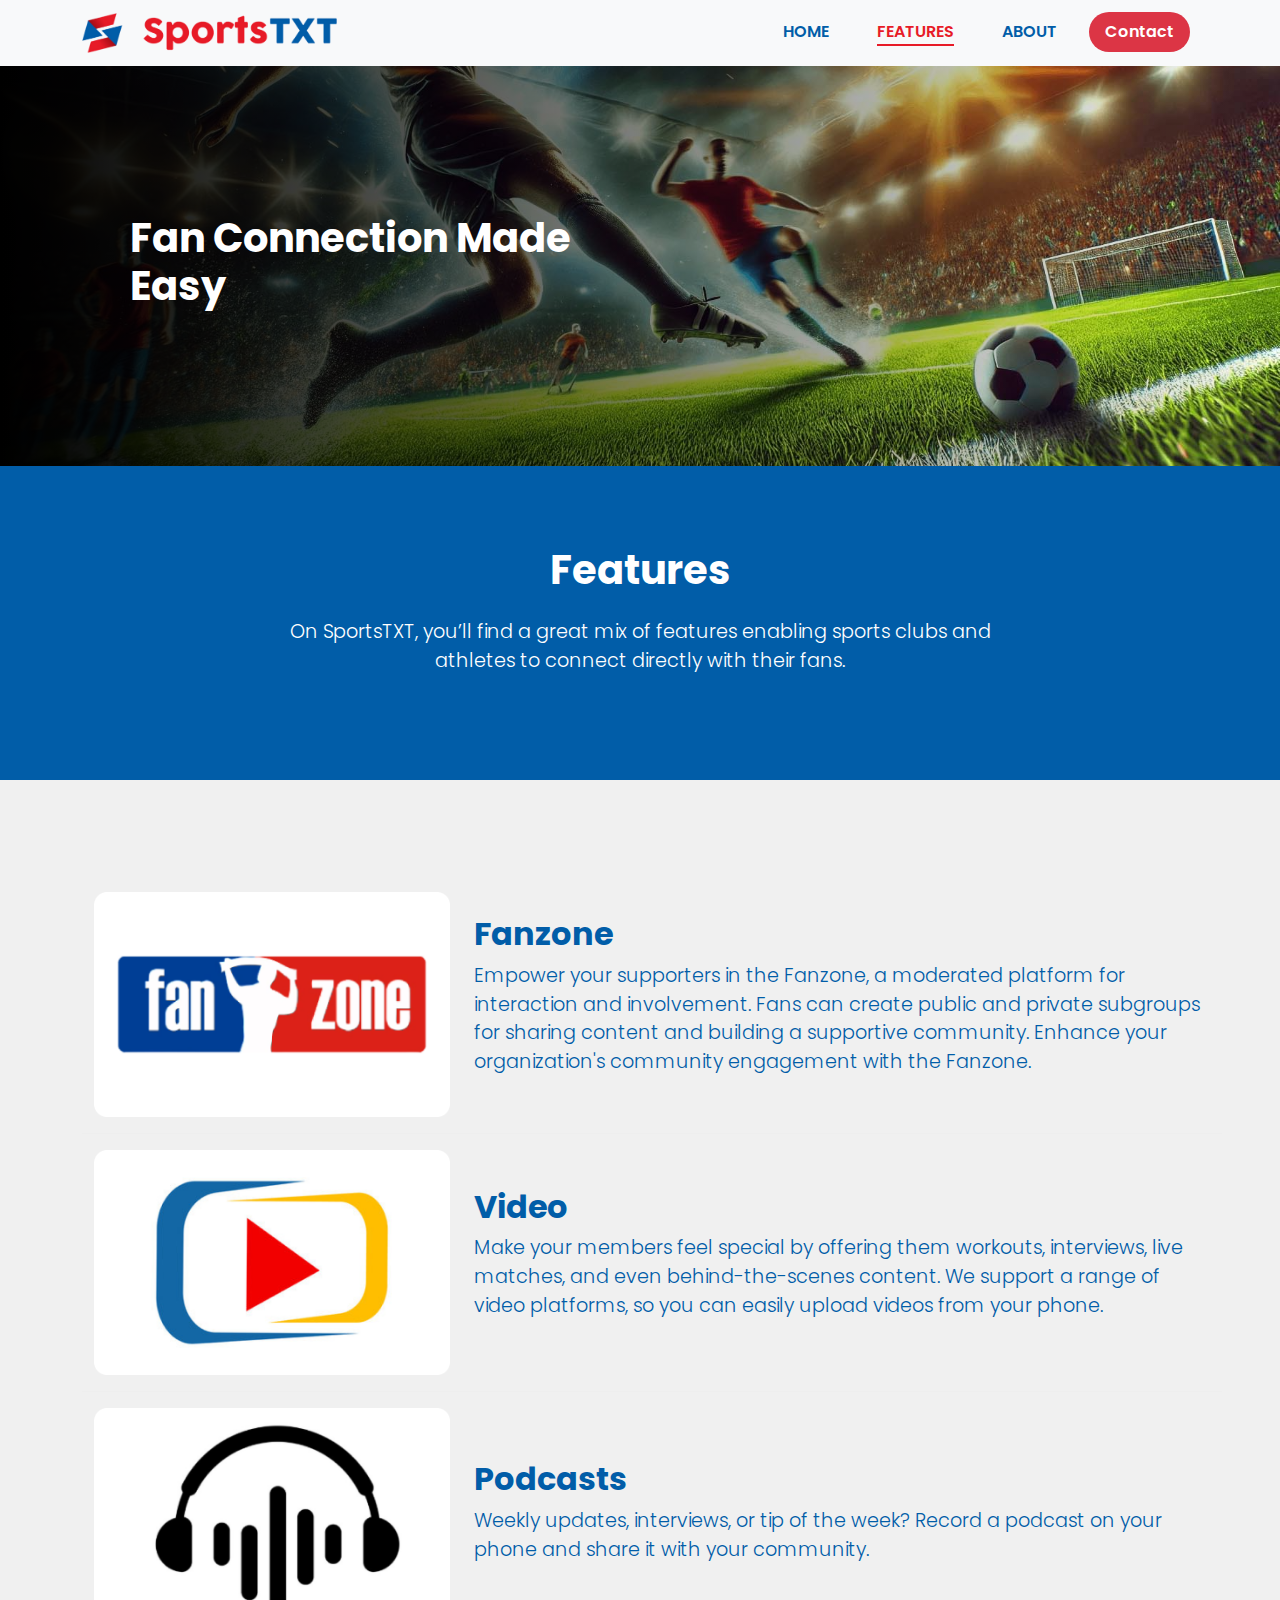
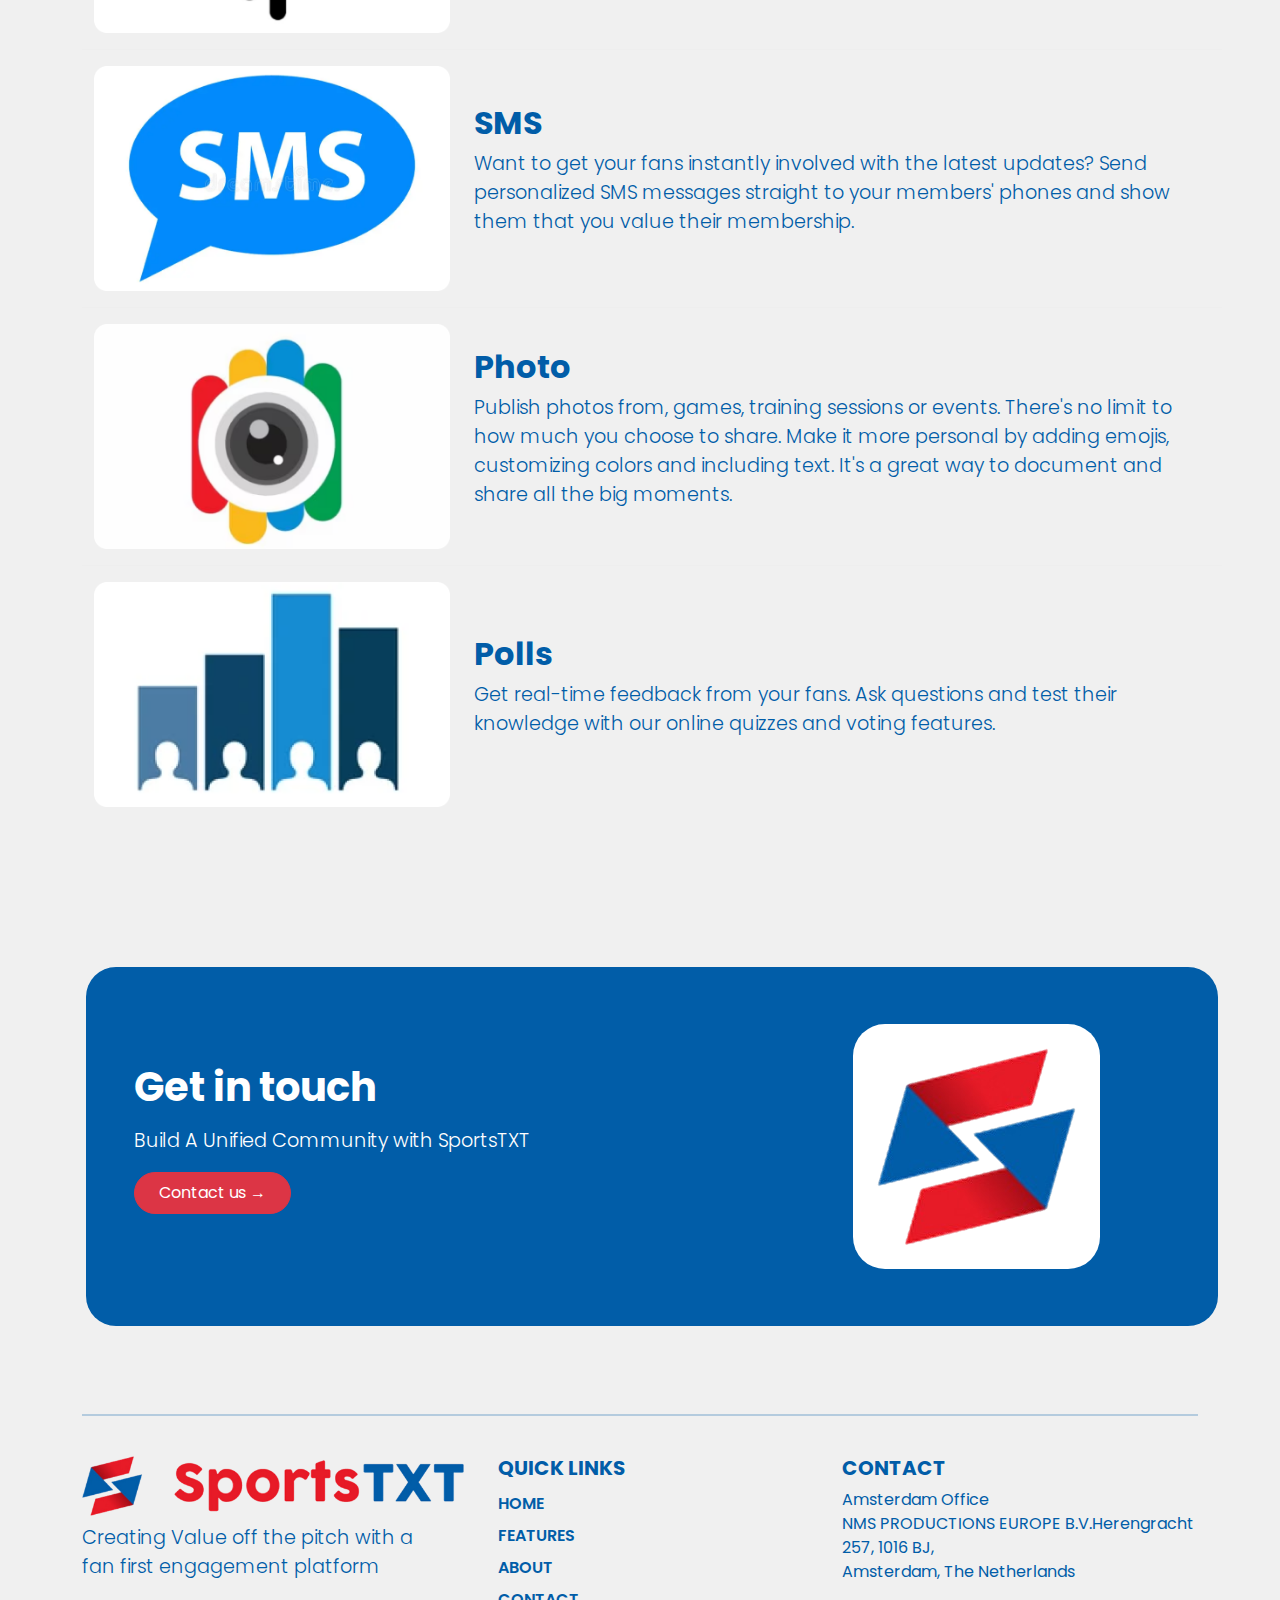
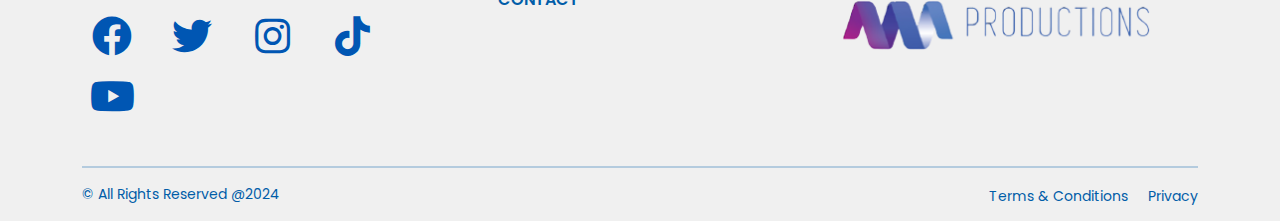
<file: features.html>
<!DOCTYPE html>
<html lang="en">
  <head>
    <meta charset="UTF-8" />
    <meta name="viewport" content="width=device-width, initial-scale=1.0" />
    <title>SportsTXT</title>
    <link
      href="https://cdn.jsdelivr.net/npm/bootstrap@5.3.3/dist/css/bootstrap.min.css"
      rel="stylesheet"
      integrity="sha384-QWTKZyjpPEjISv5WaRU9OFeRpok6YctnYmDr5pNlyT2bRjXh0JMhjY6hW+ALEwIH"
      crossorigin="anonymous"
    />
    <link
      href="https://cdnjs.cloudflare.com/ajax/libs/font-awesome/5.15.3/css/all.min.css"
      rel="stylesheet"
    />
    <link
      rel="icon"
      type="image/svg+xml"
      href="assets/logos/sportstxt-logo.png"
    />
    <link rel="stylesheet" href="style.css" />
    <link rel="stylesheet" href="fontstyle.css" />
    <link rel="preconnect" href="https://fonts.googleapis.com" />
    <link rel="preconnect" href="https://fonts.gstatic.com" crossorigin />
    <link
      href="https://fonts.googleapis.com/css2?family=Poppins:ital,wght@0,100;0,200;0,300;0,400;0,500;0,600;0,700;0,800;0,900;1,100;1,200;1,300;1,400;1,500;1,600;1,700;1,800;1,900&display=swap"
      rel="stylesheet"
    />
  </head>
  <body>
    <!-- Navigation -->
    <nav class="navbar navbar-expand-lg navbar-light bg-light poppins-semibold">
      <div class="container">
        <a class="navbar-brand" href="index.html">
          <img
            src="assets/logos/sportstxt-logo-complete.png"
            alt="SportsTXT Logo"
            height="40"
          />
        </a>
        <button
          class="navbar-toggler"
          type="button"
          data-bs-toggle="collapse"
          data-bs-target="#navbarNav"
        >
          <span class="navbar-toggler-icon"></span>
        </button>
        <div class="collapse navbar-collapse" id="navbarNav">
          <ul class="navbar-nav ms-auto">
            <li class="nav-item">
              <a class="nav-link" href="index.html">HOME</a>
            </li>
            <li class="nav-item">
              <a class="nav-link selected" href="features.html">FEATURES</a>
            </li>
            <li class="nav-item">
              <a class="nav-link" href="about.html">ABOUT</a>
            </li>
            <li class="nav-item">
              <a
                class="nav-link btn text-white px-3 bg-danger rounded-pill"
                href="contact.html"
                >Contact</a
              >
            </li>
          </ul>
        </div>
      </div>
    </nav>

    <!-- Hero Section -->
    <section class="hero">
      <div class="container">
        <div class="row px-md-5 px-lg-6">
          <div class="col-12 col-xl-6">
            <h1 class="display-4 poppins-bold text-white fs-1 text-wrap">
              Fan Connection Made </br>Easy
            </h1>
          </div>
        </div>
      </div>
    </section>
    <!-- Features Section -->
    <section class="section text-white">
        <div class="container">
          <div class="row justify-content-center">
            <div class="col-lg-8 col-md-10 text-center">
              <h1 class="mb-4 poppins-bold text-white">
                Features
              </h1>
              <p class="lead mb-4 text-white">
                On SportsTXT, you’ll find a great mix of features enabling sports
                clubs and athletes to connect directly with their fans.
              </p>
            </div>
          </div>
        </div>
      </section>
      

    <!-- Features Section -->
    <section class="py-5">
      <div class="container">
        <div class="w-section">
            <div class="container py-5">
      
                <div class="row feature-item align-items-center">
                    <div class="col-md-4 text-center">
                        <img src="assets/images/feature1.png" alt="Fanzone Icon" class="img-fluid">
                    </div>
                    <div class="col-md-8 mt-4 mt-md-0">
                        <h2 class="feature-title poppins-bold ">Fanzone</h2>
                        <p class="feature-text lead">Empower your supporters in the Fanzone, a moderated platform for interaction and involvement. Fans can create public and private subgroups for sharing content and building a supportive community. Enhance your organization's community engagement with the Fanzone.</p>
                    </div>
                </div>
        
    
                <div class="row feature-item align-items-center">
                    <div class="col-md-4 text-center">
                        <img src="assets/images/feature2.png" alt="Video Icon" class="img-fluid">
                    </div>
                    <div class="col-md-8 mt-4 mt-md-0">
                        <h2 class="feature-title poppins-bold ">Video</h2>
                        <p class="feature-text lead">Make your members feel special by offering them workouts, interviews, live matches, and even behind-the-scenes content. We support a range of video platforms, so you can easily upload videos from your phone.</p>
                    </div>
                </div>
        
          
                <div class="row feature-item align-items-center">
                    <div class="col-md-4 text-center">
                        <img src="assets/images/feature3.png" alt="Podcasts Icon" class="img-fluid">
                    </div>
                    <div class="col-md-8 mt-4 mt-md-0">
                        <h2 class="feature-title poppins-bold">Podcasts</h2>
                        <p class="feature-text lead">Weekly updates, interviews, or tip of the week? Record a podcast on your phone and share it with your community.</p>
                    </div>
                </div>
        
       
                <div class="row feature-item align-items-center">
                    <div class="col-md-4 text-center">
                        <img src="assets/images/feature4.png" alt="SMS Icon" class="img-fluid">
                    </div>
                    <div class="col-md-8 mt-4 mt-md-0">
                        <h2 class="feature-title poppins-bold">SMS</h2>
                        <p class="feature-text lead">Want to get your fans instantly involved with the latest updates? Send personalized SMS messages straight to your members' phones and show them that you value their membership.</p>
                    </div>
                </div>
        
     
                <div class="row feature-item align-items-center">
                    <div class="col-md-4 text-center">
                        <img src="assets/images/feature5.png" alt="Photo Icon" class="img-fluid">
                    </div>
                    <div class="col-md-8 mt-4 mt-md-0">
                        <h2 class="feature-title poppins-bold">Photo</h2>
                        <p class="feature-text lead">Publish photos from, games, training sessions or events. There's no limit to how much you choose to share. Make it more personal by adding emojis, customizing colors and including text. It's a great way to document and share all the big moments.</p>
                    </div>
                </div>
        
     
                <div class="row feature-item align-items-center">
                    <div class="col-md-4 text-center">
                        <img src="assets/images/feature6.png" alt="Polls Icon" class="img-fluid">
                    </div>
                    <div class="col-md-8 mt-4 mt-md-0">
                        <h2 class="feature-title poppins-bold">Polls</h2>
                        <p class="feature-text lead">Get real-time feedback from your fans. Ask questions and test their knowledge with our online quizzes and voting features.</p>
                    </div>
                </div>
            </div>
        </div>
      </div>
    </section>

    <!-- Get in Touch Section -->
    <section class="px-3 mb-5">
      <div class="container">
        <div class="w-section px-lg-3">
          <div class="row align-items-center get-in-touch px-3 px-lg-0">
            <div class="col-lg-8 p-3 p-lg-5">
              <h1
                class="poppins-bold text-white mb-3 text-center text-lg-start"
              >
                Get in touch
              </h1>
              <p class="lead mb-3 text-white text-center text-lg-start">
                Build A Unified Community with SportsTXT
              </p>
              <div class="text-center text-lg-start">
                <button class="btn btn-danger rounded-pill px-4 py-2 mb-3">
                  Contact us →
                </button>
              </div>
            </div>
            <div class="col-lg-4 d-none d-lg-block">
              <img
                src="assets/logos/sportstxt-logo.png"
                alt="SportsTXT Logo"
                class="img-fluid bg-white p-4 rounded-5"
              />
            </div>
          </div>
        </div>
      </div>
    </section>

    <!-- Footer -->
    <footer class="footer pt-4">
      <div class="container">
        <hr class="border-2" style="border-color: #015da8" />
        <div class="row pt-4">
          <div class="col-lg-4 mb-4 d-none d-lg-block">
            <img
              src="assets/logos/sportstxt-logo-complete.png"
              alt="SportsTXT Logo"
              height="60"
            />
            <p class="py-2 lead">
              Creating Value off the pitch with a fan first engagement platform
            </p>
            <div class="social-icons">
              <a href="#"><i class="fab fa-facebook fs-1"></i></a>
              <a href="#"><i class="fab fa-twitter fs-1"></i></a>
              <a href="#"><i class="fab fa-instagram fs-1"></i></a>
              <a href="#"><i class="fab fa-tiktok fs-1"></i></a>
              <a href="#"><i class="fab fa-youtube fs-1"></i></a>
            </div>
          </div>
          <div class="col-lg-4 mb-5 d-none d-lg-block ps-5">
            <h5 class="poppins-bold">QUICK LINKS</h5>
            <ul class="list-unstyled">
              <li class="py-1 poppins-semibold">
                <a href="home.html" class="text-decoration-none">HOME</a>
              </li>
              <li class="py-1 poppins-semibold">
                <a href="features.html" class="text-decoration-none"
                  >FEATURES</a
                >
              </li>
              <li class="py-1 poppins-semibold">
                <a href="about.html" class="text-decoration-none">ABOUT</a>
              </li>
              <li class="py-1 poppins-semibold">
                <a href="contact.html" class="text-decoration-none">CONTACT</a>
              </li>
            </ul>
          </div>
          <div class="col-lg-4">
            <h5 class="poppins-bold">CONTACT</h5>
            <p>
              Amsterdam Office
              <br />
              NMS PRODUCTIONS EUROPE B.V.Herengracht 257, 1016 BJ,<br />
              Amsterdam, The Netherlands
            </p>
            <img
              src="assets/logos/nms-productions.png"
              alt="SportsTXT Logo"
              height="50"
              class="mb-3"
            />
          </div>
        </div>
        <hr class="border-2" style="border-color: #015da8" />
        <div class="row text-center text-md-start">
          <div class="col-md-6 mb-2 mb-md-0">
            <p class="small">© All Rights Reserved @2024</p>
          </div>
          <div class="col-md-6 text-center text-md-end">
            <a href="404.html" class="text-decoration-none small"
              >Terms & Conditions</a
            >
            <span class="mx-2"></span>
            <a href="404.html" class="text-decoration-none small">Privacy</a>
          </div>
        </div>
      </div>
    </footer>

    <script
      src="https://cdn.jsdelivr.net/npm/bootstrap@5.3.3/dist/js/bootstrap.bundle.min.js"
      integrity="sha384-YvpcrYf0tY3lHB60NNkmXc5s9fDVZLESaAA55NDzOxhy9GkcIdslK1eN7N6jIeHz"
      crossorigin="anonymous"
    ></script>
  </body>
</html>
</file>
<file: style.css>
body {
  font-family: "Poppins", serif;
  margin: 0;
  padding: 0;
  background-color: rgb(240, 240, 240);
}

@media (min-width: 992px) {
  .nav-item {
    margin: 0 0.5rem;
  }
  .nav-link {
    padding: 0.5rem 1rem !important;
    width: 100px;
    color: #015da8;
  }
}

h1,
h2,
h3,
h4,
h5,
h6,
p,
a {
  color: #015da8;
}

.lead {
  font-size: 1.2rem;
}

.w-section {
  width: 100%;
  width: 1140px;
  margin: 0 auto;
}

@media (max-width: 991px) {
  .w-section {
    width: 100%;
    max-width: 100%;
  }
}

.section{
  height: auto;
  display: flex;
  align-items: center;
  justify-content: center;
  background-color: #015da8;
  color: white;
  padding: 5rem 0;

}

@media (max-width: 768px){
  .mission{
    height:auto
    min-height:50vh
  }
}

.selected {
  color: #e71b27;
  text-decoration: none;
  position: relative;
}

.selected::after {
  content: "";
  display: block;
  width: 100%;
  margin: 0 auto;
  height: 2px;
  background-color: #e71b27;
  position: relative;
  transition: width 0.3s ease;
}

.selected:hover {
  color: #e71b27;
}

@media (max-width: 768px) {
  .selected::after {
    display: none;
  }
}
.nav-link:hover {
  color: #e71b27;
}

.navbar-nav .nav-item {
  flex: 1;
  text-align: center;
}

.navbar-nav .nav-link {
  display: block;
  width: 100%;
  padding: 0.5rem 0;
}

.hero {
  background: linear-gradient(90deg, rgb(0, 0, 0), rgba(0, 0, 0, 0)),
    url("assets/images/image6.jpg") 50% 65% / cover;
  min-height: 400px;
  color: white;
  display: flex;
  align-items: center;
}

.whatisstxt {
  /* background-color: #b2ddff; */
  color: #015da8;
  padding: 5rem 0;
}

.mission {
  background-color: #015da8;
  color: white;
  padding: 5rem 0;
}

.howitworks {
  /* background-color: #b2ddff; */
  color: white;
  padding: 5rem 0;
}

.feature-card {
  margin-bottom: 2rem;
}

.card-title {
  color: #015da8;
}

.feature-card img {
  width: 100%;
  height: 300px;
  object-fit: cover;
}

.get-in-touch {
  background-color: #015da8;
  color: white;
  padding: 3rem 0;
  margin-top: 3rem;
  border-radius: 30px;
}

@media (max-width: 576px) {
  .get-in-touch {
    border-radius: 15px;
  }
}

.social-icons a {
  display: inline-flex;
  justify-content: center;
  align-items: center;
  width: 60px;
  height: 60px;

  border-radius: 50%;
  color: #0056b3;
  margin-right: 1rem;
  font-size: 1.5rem;
  text-decoration: none;
}

/* feature */

.feature-item {
  padding: 1rem 0;
  border-bottom: 1px solid #eee;
}

.feature-item:last-child {
  border-bottom: none;
}

/* .contact-container {
  background-color: #fff;
  border-radius: 15px;
  padding: 30px;
  box-shadow: 0 4px 6px rgba(0, 0, 0, 0.1);
}

.contact-container h1 {
  font-size: 2rem;
  color: #0d6efd;
}

.contact-container .btn-submit {
  background-color: #0d6efd;
  color: #fff;
  border-radius: 30px;
  padding: 10px 20px;
}

.contact-container .btn-submit:hover {
  background-color: #0b5ed7;
} */

.contact-btn {
  background-color: #0056b3;
  color: #fff;
  border-radius: 10px;
  padding: 10px 20px;
}

.contact-btn:hover {
  background-color: #0b5ed7;
  color: #fff;
}


.carousel-inner {
  display: flex; /* Align slides horizontally */
}

.carousel-item {
  flex: 0 0 auto; /* Prevent shrinking */
}

.carousel-item img {
  width: 300px; /* Adjust width of images */
  height: auto; /* Keep images responsive */
}
</file>
<file: fontstyle.css>
.poppins-thin {
  font-family: "Poppins", serif;
  font-weight: 100;
  font-style: normal;
}

.poppins-extralight {
  font-family: "Poppins", serif;
  font-weight: 200;
  font-style: normal;
}

.poppins-light {
  font-family: "Poppins", serif;
  font-weight: 300;
  font-style: normal;
}

.poppins-regular {
  font-family: "Poppins", serif;
  font-weight: 400;
  font-style: normal;
}

.poppins-medium {
  font-family: "Poppins", serif;
  font-weight: 500;
  font-style: normal;
}

.poppins-semibold {
  font-family: "Poppins", serif;
  font-weight: 600;
  font-style: normal;
}

.poppins-bold {
  font-family: "Poppins", serif;
  font-weight: 700;
  font-style: normal;
}

.poppins-extrabold {
  font-family: "Poppins", serif;
  font-weight: 800;
  font-style: normal;
}

.poppins-black {
  font-family: "Poppins", serif;
  font-weight: 900;
  font-style: normal;
}

.poppins-thin-italic {
  font-family: "Poppins", serif;
  font-weight: 100;
  font-style: italic;
}

.poppins-extralight-italic {
  font-family: "Poppins", serif;
  font-weight: 200;
  font-style: italic;
}

.poppins-light-italic {
  font-family: "Poppins", serif;
  font-weight: 300;
  font-style: italic;
}

.poppins-regular-italic {
  font-family: "Poppins", serif;
  font-weight: 400;
  font-style: italic;
}

.poppins-medium-italic {
  font-family: "Poppins", serif;
  font-weight: 500;
  font-style: italic;
}

.poppins-semibold-italic {
  font-family: "Poppins", serif;
  font-weight: 600;
  font-style: italic;
}

.poppins-bold-italic {
  font-family: "Poppins", serif;
  font-weight: 700;
  font-style: italic;
}

.poppins-extrabold-italic {
  font-family: "Poppins", serif;
  font-weight: 800;
  font-style: italic;
}

.poppins-black-italic {
  font-family: "Poppins", serif;
  font-weight: 900;
  font-style: italic;
}
</file>
